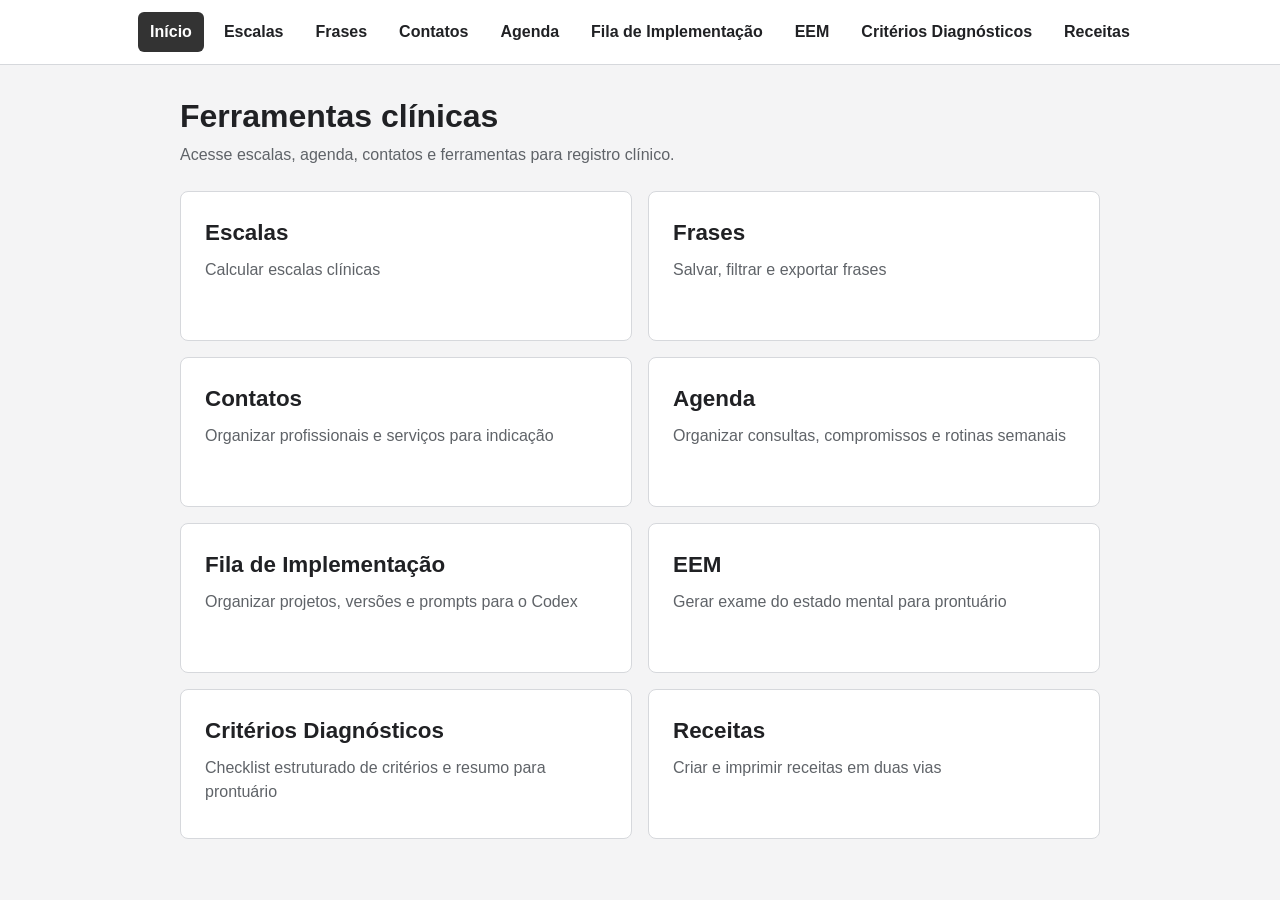
<file: index.html>
<!doctype html>
<html lang="pt-BR">
  <head>
    <meta charset="utf-8">
    <meta name="viewport" content="width=device-width, initial-scale=1">
    <title>Início</title>
    <link rel="stylesheet" href="styles.css">
  </head>
  <body>
    <nav class="top-nav" aria-label="Navegacao principal">
      <a href="index.html" aria-current="page">Início</a>
      <a href="escalas.html">Escalas</a>
      <a href="frases.html">Frases</a>
      <a href="contatos.html">Contatos</a>
      <a href="agenda.html">Agenda</a>
      <a href="implementacoes.html">Fila de Implementação</a>
      <a href="eem.html">EEM</a>
      <a href="diagnostic-criteria.html">Critérios Diagnósticos</a>
      <a href="receitas.html">Receitas</a>
    </nav>

    <main class="app-shell">
      <header class="app-header">
        <h1>Ferramentas clínicas</h1>
        <p>Acesse escalas, agenda, contatos e ferramentas para registro clínico.</p>
      </header>

      <section class="home-grid" aria-label="Ferramentas disponiveis">
        <a class="home-card" href="escalas.html">
          <span>Escalas</span>
          <small>Calcular escalas clínicas</small>
        </a>
        <a class="home-card" href="frases.html">
          <span>Frases</span>
          <small>Salvar, filtrar e exportar frases</small>
        </a>
        <a class="home-card" href="contatos.html">
          <span>Contatos</span>
          <small>Organizar profissionais e serviços para indicação</small>
        </a>
        <a class="home-card" href="agenda.html">
          <span>Agenda</span>
          <small>Organizar consultas, compromissos e rotinas semanais</small>
        </a>
        <a class="home-card" href="implementacoes.html">
          <span>Fila de Implementação</span>
          <small>Organizar projetos, versões e prompts para o Codex</small>
        </a>
        <a class="home-card" href="eem.html">
          <span>EEM</span>
          <small>Gerar exame do estado mental para prontuário</small>
        </a>
        <a class="home-card" href="diagnostic-criteria.html">
          <span>Critérios Diagnósticos</span>
          <small>Checklist estruturado de critérios e resumo para prontuário</small>
        </a>
        <a class="home-card" href="receitas.html">
          <span>Receitas</span>
          <small>Criar e imprimir receitas em duas vias</small>
        </a>
      </section>
    </main>
  </body>
</html>
</file>
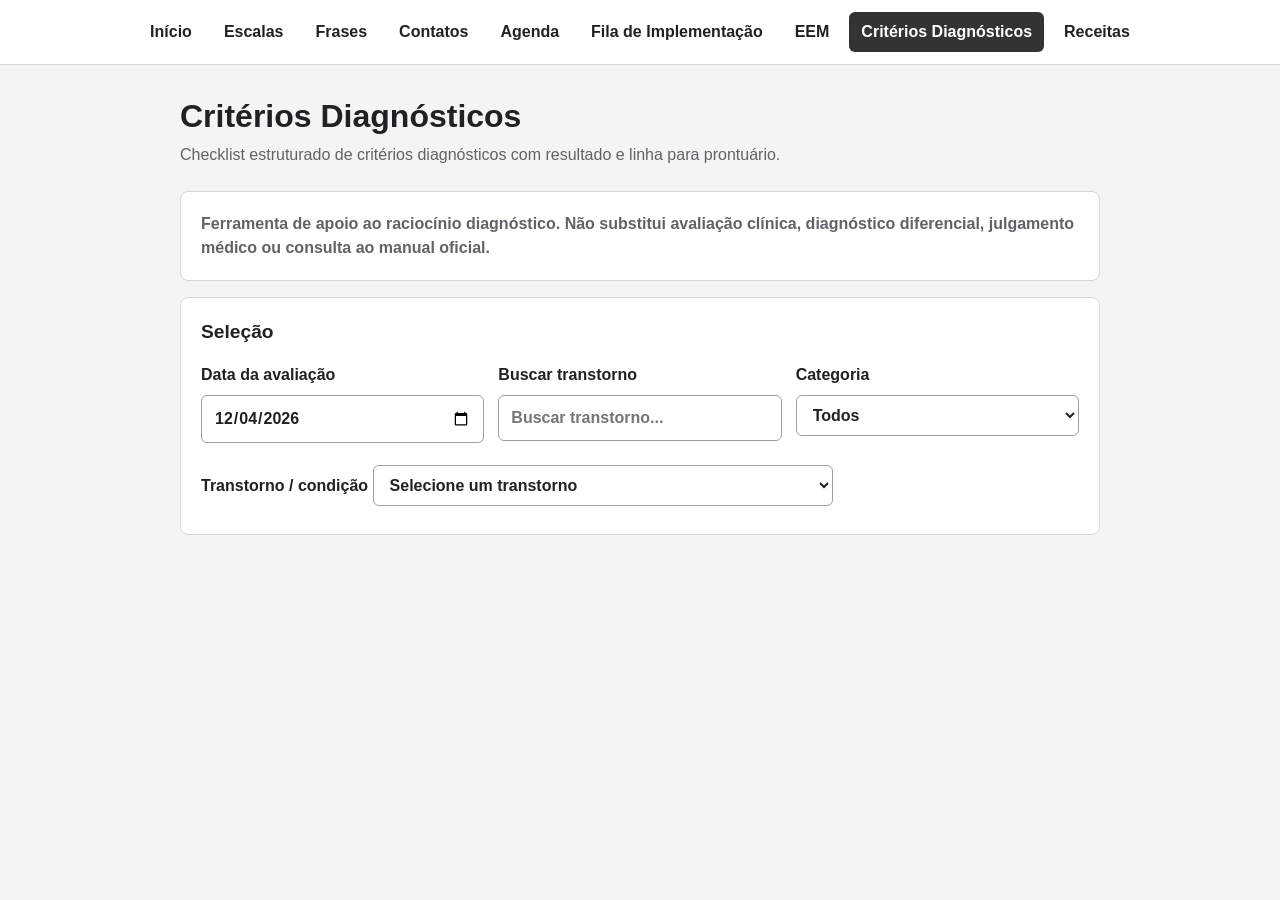
<file: diagnostic-criteria.html>
<!doctype html>
<html lang="pt-BR">
  <head>
    <meta charset="utf-8">
    <meta name="viewport" content="width=device-width, initial-scale=1">
    <title>Critérios Diagnósticos</title>
    <link rel="stylesheet" href="styles.css">
  </head>
  <body>
    <nav class="top-nav" aria-label="Navegacao principal">
      <a href="index.html">Início</a>
      <a href="escalas.html">Escalas</a>
      <a href="frases.html">Frases</a>
      <a href="contatos.html">Contatos</a>
      <a href="agenda.html">Agenda</a>
      <a href="implementacoes.html">Fila de Implementação</a>
      <a href="eem.html">EEM</a>
      <a href="diagnostic-criteria.html" aria-current="page">Critérios Diagnósticos</a>
      <a href="receitas.html">Receitas</a>
    </nav>

    <main class="app-shell diagnostic-page">
      <header class="app-header">
        <h1>Critérios Diagnósticos</h1>
        <p>Checklist estruturado de critérios diagnósticos com resultado e linha para prontuário.</p>
      </header>

      <section class="panel diagnostic-note">
        <p>Ferramenta de apoio ao raciocínio diagnóstico. Não substitui avaliação clínica, diagnóstico diferencial, julgamento médico ou consulta ao manual oficial.</p>
      </section>

      <section class="panel" aria-labelledby="diagnostic-controls-title">
        <h2 id="diagnostic-controls-title">Seleção</h2>

        <div class="diagnostic-controls">
          <label class="field-label" for="diagnostic-date">Data da avaliação
            <input id="diagnostic-date" type="date" data-diagnostic-field="date">
          </label>

          <label class="field-label" for="diagnostic-search">Buscar transtorno
            <input id="diagnostic-search" type="search" placeholder="Buscar transtorno...">
          </label>

          <label class="field-label" for="diagnostic-category">Categoria
            <select id="diagnostic-category">
              <option value="Todos">Todos</option>
              <option value="Neurodesenvolvimento">Neurodesenvolvimento</option>
              <option value="Humor">Humor</option>
              <option value="Ansiedade">Ansiedade</option>
              <option value="Psicóticos">Psicóticos</option>
              <option value="Obsessivo-compulsivos">Obsessivo-compulsivos</option>
              <option value="Trauma/estresse">Trauma/estresse</option>
              <option value="Uso de substâncias">Uso de substâncias</option>
              <option value="Alimentares">Alimentares</option>
              <option value="Personalidade">Personalidade</option>
              <option value="Sono">Sono</option>
              <option value="Outros">Outros</option>
            </select>
          </label>
        </div>

        <label class="field-label" for="diagnostic-disorder">Transtorno / condição
          <select id="diagnostic-disorder">
            <option value="">Selecione um transtorno</option>
          </select>
        </label>
      </section>

      <form id="diagnostic-form" class="panel hidden" novalidate>
        <div id="diagnostic-selected-header"></div>
        <p id="diagnostic-progress" class="progress-counter"></p>
        <div id="diagnostic-criteria-area"></div>

        <label class="field-label diagnostic-clinical-notes" for="diagnostic-clinical-notes">Notas clínicas gerais
          <textarea id="diagnostic-clinical-notes" data-diagnostic-field="clinicalNotes"></textarea>
        </label>

        <div class="actions">
          <button type="submit">Avaliar critérios</button>
          <button type="button" id="diagnostic-clear-button" class="secondary">Limpar</button>
        </div>
      </form>

      <section id="diagnostic-result-area" class="panel result hidden" aria-live="polite" aria-labelledby="diagnostic-result-title">
        <h2 id="diagnostic-result-title">Resultado</h2>
        <dl id="diagnostic-result-list"></dl>

        <section class="diagnostic-copy-box" aria-labelledby="diagnostic-line-title">
          <h3 id="diagnostic-line-title">Linha para prontuário</h3>
          <p id="diagnostic-line-output"></p>
          <button type="button" data-diagnostic-copy="line">Copiar linha</button>
        </section>

        <section class="diagnostic-copy-box" aria-labelledby="diagnostic-full-title">
          <h3 id="diagnostic-full-title">Resumo completo</h3>
          <pre id="diagnostic-full-output"></pre>
          <button type="button" data-diagnostic-copy="full">Copiar resumo completo</button>
        </section>

        <p id="diagnostic-copy-feedback" class="copy-feedback" aria-live="polite"></p>
      </section>
    </main>

    <script src="diagnostic-criteria.js"></script>
  </body>
</html>
</file>
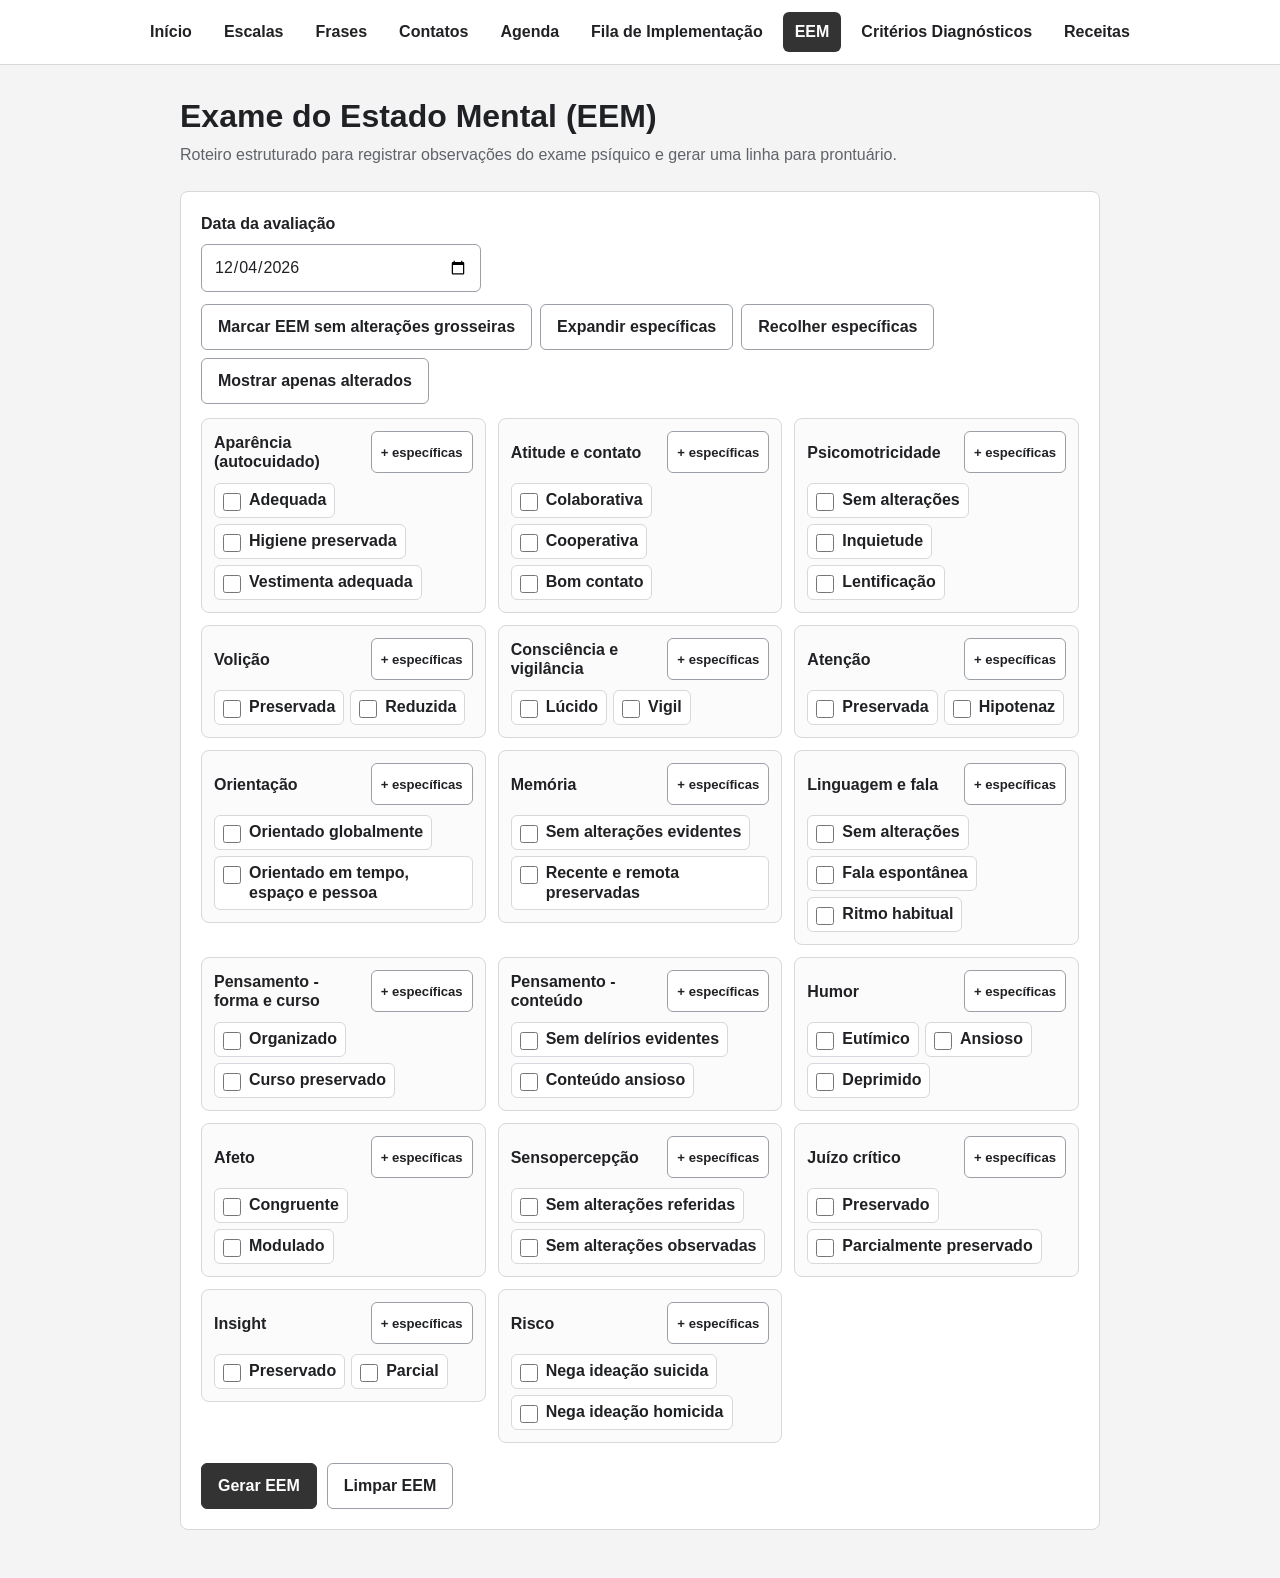
<file: eem.html>
<!doctype html>
<html lang="pt-BR">
  <head>
    <meta charset="utf-8">
    <meta name="viewport" content="width=device-width, initial-scale=1">
    <title>Exame do Estado Mental</title>
    <link rel="stylesheet" href="styles.css">
  </head>
  <body>
    <nav class="top-nav" aria-label="Navegacao principal">
      <a href="index.html">Início</a>
      <a href="escalas.html">Escalas</a>
      <a href="frases.html">Frases</a>
      <a href="contatos.html">Contatos</a>
      <a href="agenda.html">Agenda</a>
      <a href="implementacoes.html">Fila de Implementação</a>
      <a href="eem.html" aria-current="page">EEM</a>
      <a href="diagnostic-criteria.html">Critérios Diagnósticos</a>
      <a href="receitas.html">Receitas</a>
    </nav>

    <main class="app-shell eem-page">
      <header class="app-header">
        <h1>Exame do Estado Mental (EEM)</h1>
        <p>Roteiro estruturado para registrar observações do exame psíquico e gerar uma linha para prontuário.</p>
      </header>

      <form id="eem-form" class="panel" novalidate>
        <div class="eem-date-row">
          <label class="field-label" for="eem-date">Data da avaliação</label>
          <input id="eem-date" type="date" data-eem-field="date">
        </div>

        <div class="eem-toolbar" aria-label="Ações rápidas do EEM">
          <button type="button" id="eem-normal-button" class="secondary">Marcar EEM sem alterações grosseiras</button>
          <button type="button" id="eem-expand-button" class="secondary">Expandir específicas</button>
          <button type="button" id="eem-collapse-button" class="secondary">Recolher específicas</button>
          <button type="button" id="eem-filter-button" class="secondary">Mostrar apenas alterados</button>
        </div>

        <div id="eem-sections" class="eem-domain-grid"></div>

        <div class="actions">
          <button type="submit">Gerar EEM</button>
          <button type="button" id="eem-clear-button" class="secondary">Limpar EEM</button>
        </div>
      </form>

      <section id="eem-result-area" class="panel result hidden" aria-live="polite" aria-labelledby="eem-result-title">
        <h2 id="eem-result-title">Resultado</h2>

        <div class="eem-result-box">
          <h3>Texto para prontuário</h3>
          <pre id="eem-summary-output"></pre>
          <div class="eem-copy-row">
            <button type="button" data-output-type="summary">Copiar para prontuário</button>
          </div>
        </div>

        <p id="eem-copy-feedback" class="copy-feedback" aria-live="polite"></p>
      </section>
    </main>

    <script src="eem.js"></script>
  </body>
</html>
</file>
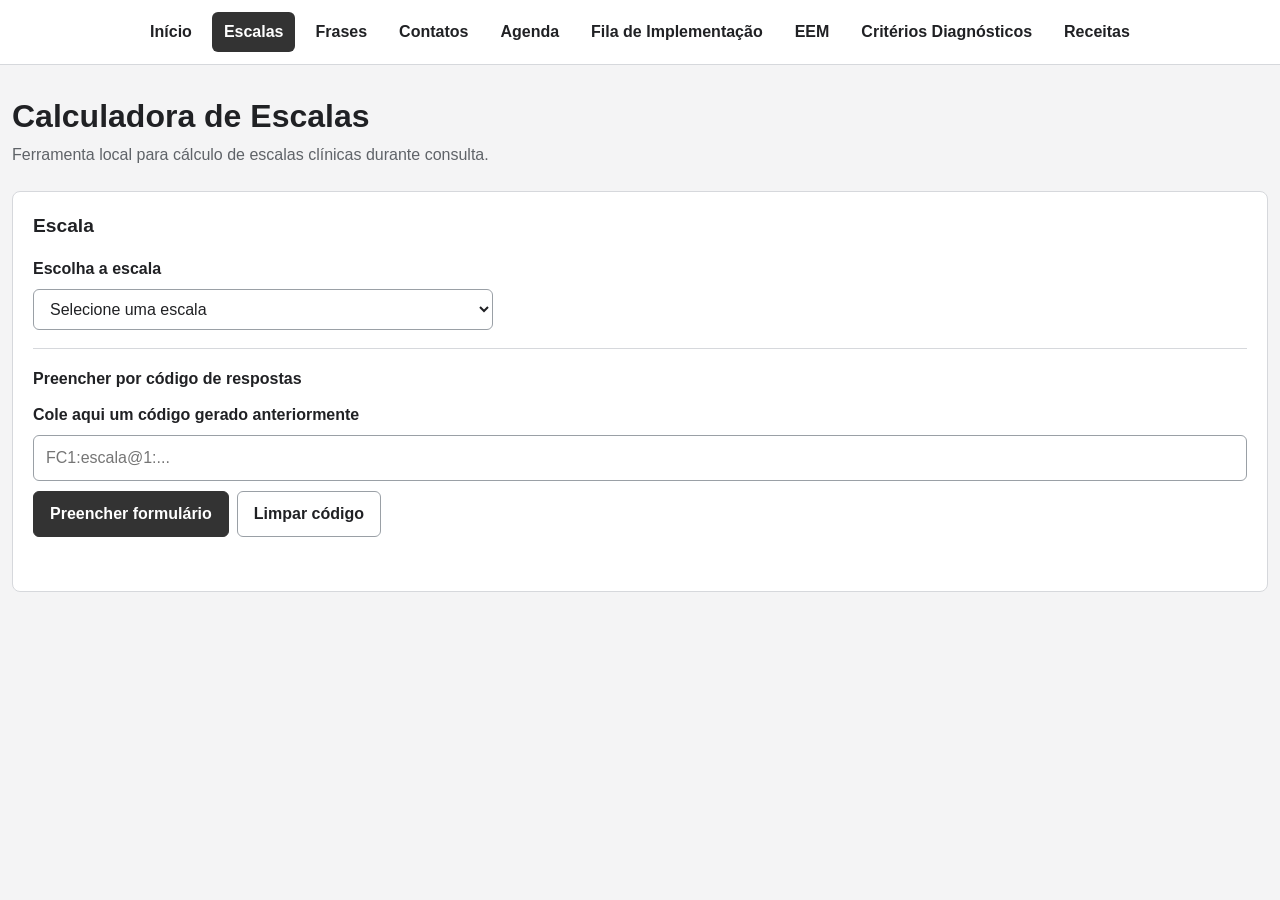
<file: escalas.html>
<!doctype html>
<html lang="pt-BR">
  <head>
    <meta charset="utf-8">
    <meta name="viewport" content="width=device-width, initial-scale=1">
    <title>Calculadora de Escalas</title>
    <link rel="stylesheet" href="styles.css">
  </head>
  <body>
    <nav class="top-nav" aria-label="Navegacao principal">
      <a href="index.html">Início</a>
      <a href="escalas.html" aria-current="page">Escalas</a>
      <a href="frases.html">Frases</a>
      <a href="contatos.html">Contatos</a>
      <a href="agenda.html">Agenda</a>
      <a href="implementacoes.html">Fila de Implementação</a>
      <a href="eem.html">EEM</a>
      <a href="diagnostic-criteria.html">Critérios Diagnósticos</a>
      <a href="receitas.html">Receitas</a>
    </nav>

    <main class="app-shell scales-page">
      <header class="app-header">
        <h1>Calculadora de Escalas</h1>
        <p>Ferramenta local para cálculo de escalas clínicas durante consulta.</p>
      </header>

      <section class="panel" aria-labelledby="scale-selection-title">
        <h2 id="scale-selection-title">Escala</h2>
        <label class="field-label" for="scale-select">Escolha a escala</label>
        <select id="scale-select">
          <option value="">Selecione uma escala</option>
        </select>
        <p id="scale-description" class="scale-description" aria-live="polite"></p>

        <section class="response-code-import" aria-labelledby="response-code-import-title">
          <h3 id="response-code-import-title">Preencher por código de respostas</h3>
          <label class="field-label" for="response-code-input">Cole aqui um código gerado anteriormente</label>
          <input
            id="response-code-input"
            type="text"
            inputmode="text"
            autocomplete="off"
            spellcheck="false"
            placeholder="FC1:escala@1:..."
          >
          <div class="response-code-import-actions">
            <button type="button" id="import-response-code">Preencher formulário</button>
            <button type="button" id="clear-response-code" class="secondary">Limpar código</button>
          </div>
          <p id="response-code-feedback" class="response-code-feedback" role="status" aria-live="polite"></p>
        </section>
      </section>

      <form id="scale-form" class="panel hidden" novalidate>
        <div id="questions-area"></div>

        <div class="actions">
          <button type="submit">Calcular resultado</button>
          <button type="button" id="clear-button" class="secondary">Limpar</button>
        </div>
      </form>

      <section id="result-area" class="panel result hidden" aria-live="polite" aria-labelledby="result-title">
        <h2 id="result-title">Resultado</h2>
        <dl id="result-list"></dl>
      </section>
    </main>

    <script src="app.js"></script>
  </body>
</html>
</file>
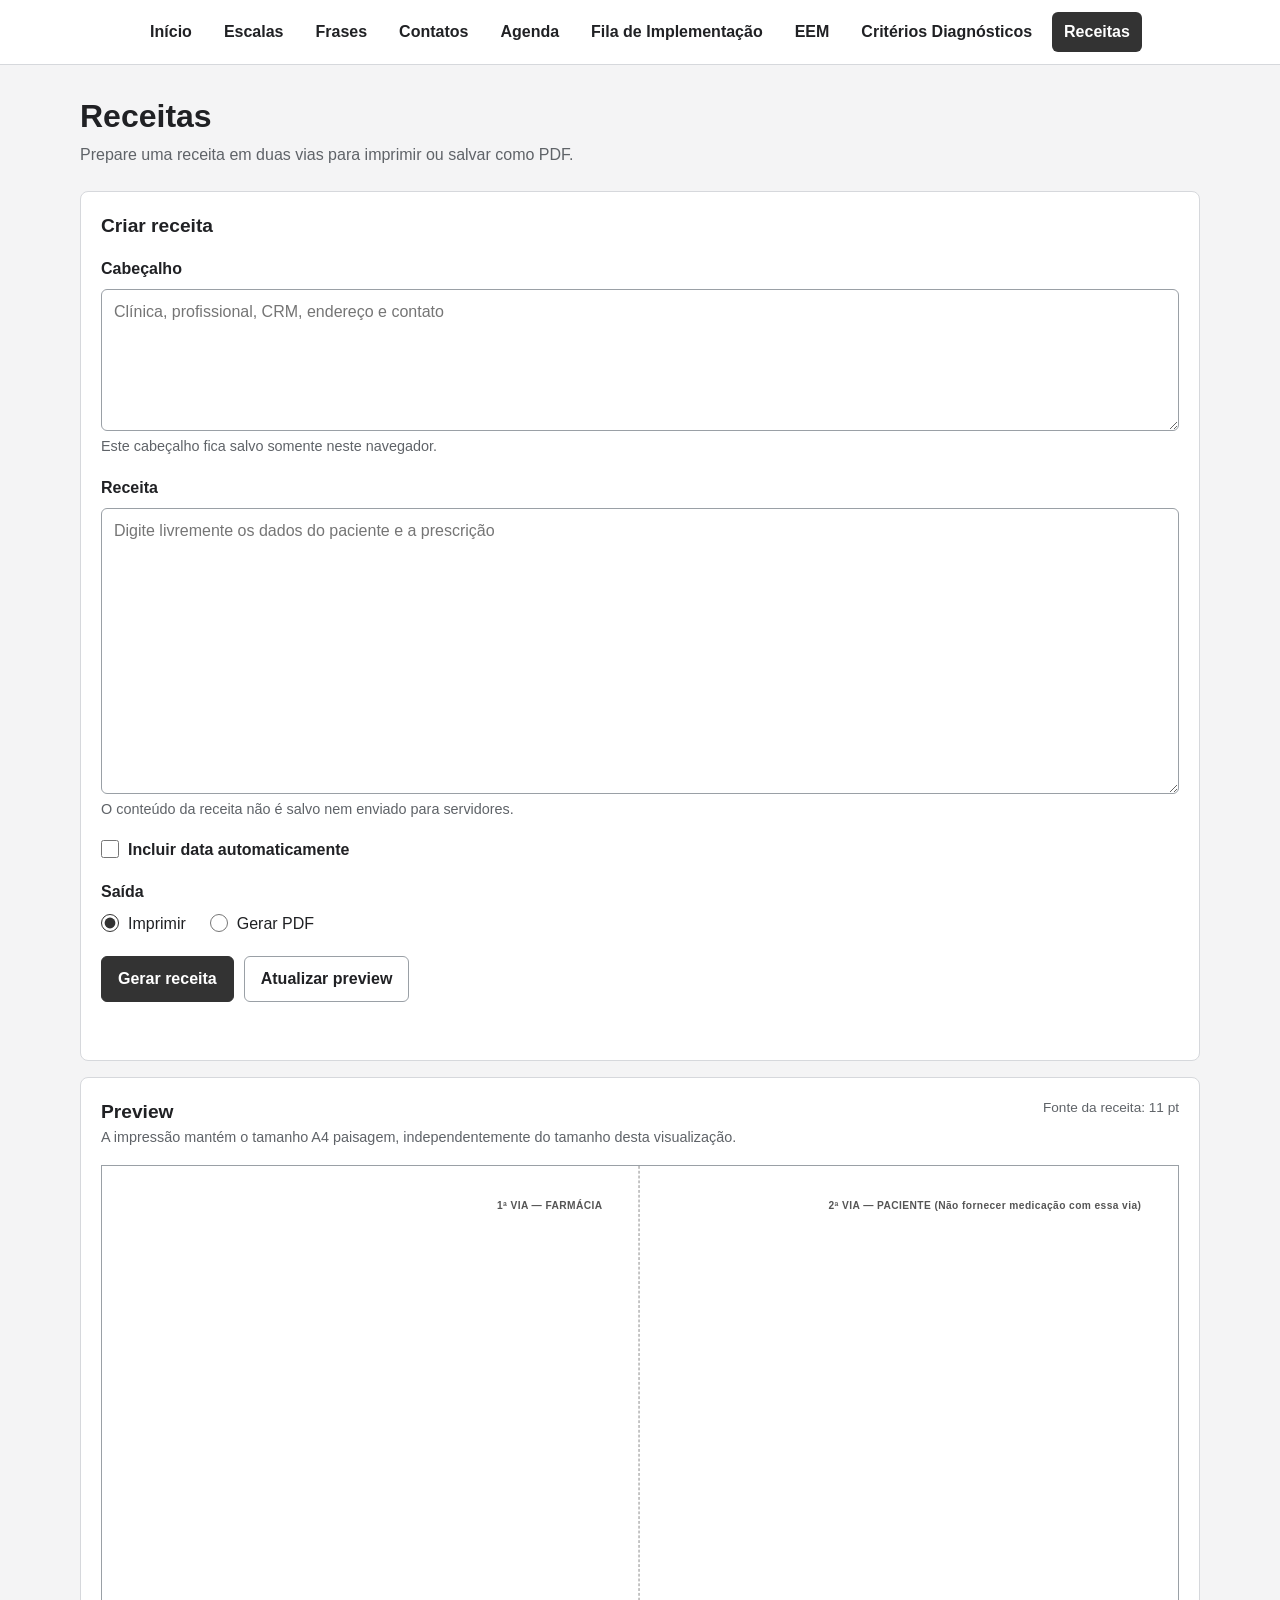
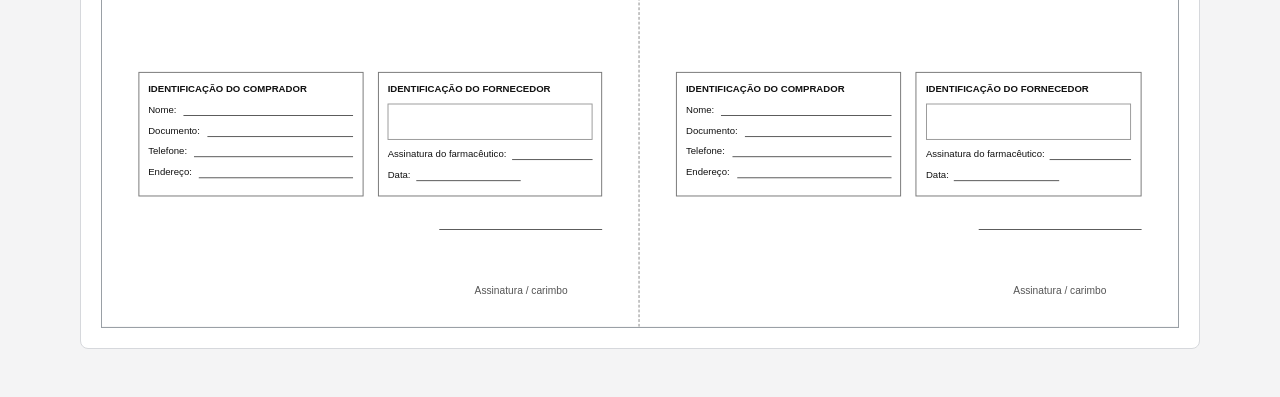
<file: receitas.html>
<!doctype html>
<html lang="pt-BR">
  <head>
    <meta charset="utf-8">
    <meta name="viewport" content="width=device-width, initial-scale=1">
    <title>Receitas</title>
    <link rel="stylesheet" href="styles.css">
    <link rel="stylesheet" href="receitas.css">
  </head>
  <body>
    <nav class="top-nav" aria-label="Navegação principal">
      <a href="index.html">Início</a>
      <a href="escalas.html">Escalas</a>
      <a href="frases.html">Frases</a>
      <a href="contatos.html">Contatos</a>
      <a href="agenda.html">Agenda</a>
      <a href="implementacoes.html">Fila de Implementação</a>
      <a href="eem.html">EEM</a>
      <a href="diagnostic-criteria.html">Critérios Diagnósticos</a>
      <a href="receitas.html" aria-current="page">Receitas</a>
    </nav>

    <main class="app-shell prescription-page">
      <header class="app-header">
        <h1>Receitas</h1>
        <p>Prepare uma receita em duas vias para imprimir ou salvar como PDF.</p>
      </header>

      <section class="panel" aria-labelledby="editor-title">
        <h2 id="editor-title">Criar receita</h2>
        <form id="prescription-form">
          <label class="field-label" for="prescription-header">Cabeçalho</label>
          <textarea id="prescription-header" rows="5" autocomplete="off" placeholder="Clínica, profissional, CRM, endereço e contato"></textarea>
          <p class="field-help">Este cabeçalho fica salvo somente neste navegador.</p>

          <label class="field-label" for="prescription-text">Receita</label>
          <textarea id="prescription-text" rows="11" autocomplete="off" required placeholder="Digite livremente os dados do paciente e a prescrição"></textarea>
          <p class="field-help">O conteúdo da receita não é salvo nem enviado para servidores.</p>

          <label class="prescription-check" for="include-date">
            <input id="include-date" type="checkbox">
            <span>Incluir data automaticamente</span>
          </label>

          <fieldset class="output-options">
            <legend>Saída</legend>
            <label><input type="radio" name="output" value="print" checked> Imprimir</label>
            <label><input type="radio" name="output" value="pdf"> Gerar PDF</label>
          </fieldset>

          <div class="actions prescription-actions">
            <button type="submit">Gerar receita</button>
            <button id="update-preview" type="button" class="secondary">Atualizar preview</button>
          </div>
        </form>
        <p id="prescription-message" class="prescription-message" role="status" aria-live="polite"></p>
      </section>

      <section class="panel preview-panel" aria-labelledby="preview-title">
        <div class="preview-heading">
          <div>
            <h2 id="preview-title">Preview</h2>
            <p>A impressão mantém o tamanho A4 paisagem, independentemente do tamanho desta visualização.</p>
          </div>
          <span id="font-size-status" class="preview-status"></span>
        </div>
        <div id="print-preview" class="print-preview">
          <div id="preview-stage" class="preview-stage">
            <div id="print-page" aria-label="Prévia da receita em duas vias"></div>
          </div>
        </div>
      </section>
    </main>

    <template id="prescription-copy-template">
      <section class="prescription-copy">
        <div class="copy-label"></div>
        <div class="copy-header"></div>
        <div class="copy-body"></div>
        <section class="dispensing-identification" aria-label="Identificação do comprador e do fornecedor">
          <div class="buyer-identification">
            <h3>IDENTIFICAÇÃO DO COMPRADOR</h3>
            <div class="buyer-row"><span>Nome:</span><i></i></div>
            <div class="buyer-row"><span>Documento:</span><i></i></div>
            <div class="buyer-row"><span>Telefone:</span><i></i></div>
            <div class="buyer-row"><span>Endereço:</span><i></i></div>
          </div>
          <div class="supplier-identification">
            <h3>IDENTIFICAÇÃO DO FORNECEDOR</h3>
            <div class="supplier-space" aria-hidden="true"></div>
            <div class="supplier-row"><span>Assinatura do farmacêutico:</span><i></i></div>
            <div class="supplier-row supplier-date"><span>Data:</span><i></i></div>
          </div>
        </section>
        <div class="copy-footer">
          <div class="prescription-date"></div>
          <div class="signature-space"><span>Assinatura / carimbo</span></div>
        </div>
      </section>
    </template>

    <script src="receitas.js"></script>
  </body>
</html>
</file>
<file: styles.css>
:root {
  color-scheme: light;
  --bg: #f4f4f5;
  --panel: #ffffff;
  --text: #202124;
  --muted: #5f6368;
  --border: #d6d8dc;
  --border-strong: #9aa0a6;
  --button: #333333;
  --button-hover: #111111;
  --button-secondary: #ffffff;
  --focus: #555555;
}

* {
  box-sizing: border-box;
}

body {
  margin: 0;
  background: var(--bg);
  color: var(--text);
  font-family: Arial, Helvetica, sans-serif;
  line-height: 1.5;
}

.top-nav {
  display: flex;
  flex-wrap: wrap;
  gap: 8px;
  justify-content: center;
  padding: 12px 16px;
  background: var(--panel);
  border-bottom: 1px solid var(--border);
}

.top-nav a {
  padding: 8px 12px;
  color: var(--text);
  border-radius: 6px;
  font-weight: 700;
  text-decoration: none;
}

.top-nav a:hover,
.top-nav a[aria-current="page"] {
  color: #ffffff;
  background: var(--button);
}

.app-shell {
  width: min(920px, calc(100% - 32px));
  margin: 0 auto;
  padding: 32px 0;
}

.app-shell.scales-page {
  width: min(1400px, calc(100% - 24px));
}

.scales-page.table-active {
  width: min(1520px, calc(100% - 16px));
}

.app-header {
  margin-bottom: 24px;
}

.app-header h1 {
  margin: 0 0 8px;
  font-size: 2rem;
  line-height: 1.2;
}

.app-header p,
.scale-description {
  margin: 0;
  color: var(--muted);
}

.panel {
  margin-bottom: 16px;
  padding: 20px;
  background: var(--panel);
  border: 1px solid var(--border);
  border-radius: 8px;
}

.panel h2 {
  margin: 0 0 16px;
  font-size: 1.2rem;
}

.field-label {
  display: block;
  margin-bottom: 8px;
  font-weight: 700;
}

select {
  width: 100%;
  max-width: 460px;
  padding: 10px 12px;
  color: var(--text);
  background: #ffffff;
  border: 1px solid var(--border-strong);
  border-radius: 6px;
  font: inherit;
}

input:not([type="radio"]):not([type="checkbox"]),
textarea {
  width: 100%;
  padding: 10px 12px;
  color: var(--text);
  background: #ffffff;
  border: 1px solid var(--border-strong);
  border-radius: 6px;
  font: inherit;
}

textarea {
  min-height: 120px;
  resize: vertical;
}

input[type="radio"],
input[type="checkbox"] {
  width: 18px;
  height: 18px;
  flex: 0 0 18px;
  margin: 2px 0 0;
  padding: 0;
  accent-color: var(--button);
}

select:focus,
button:focus,
input:not([type="radio"]):not([type="checkbox"]):focus,
textarea:focus,
input[type="radio"]:focus-visible,
input[type="checkbox"]:focus-visible {
  outline: 3px solid var(--focus);
  outline-offset: 2px;
}

.scale-description {
  margin-top: 12px;
}

.response-code-import {
  margin-top: 18px;
  padding-top: 18px;
  border-top: 1px solid var(--border);
}

.response-code-import h3 {
  margin: 0 0 12px;
  font-size: 1rem;
}

.response-code-import input {
  max-width: none;
  font-family: Consolas, "Courier New", monospace;
}

.response-code-import-actions {
  display: flex;
  flex-wrap: wrap;
  gap: 8px;
  margin-top: 10px;
}

.response-code-feedback {
  min-height: 1.5em;
  margin: 10px 0 0;
  font-weight: 700;
}

.response-code-feedback.success {
  color: #1f6f43;
}

.response-code-feedback.error {
  color: #7f1d1d;
}

.scale-settings {
  margin-bottom: 18px;
  padding-bottom: 18px;
  border-bottom: 1px solid var(--border);
}

.scale-settings h3 {
  margin: 0 0 12px;
  font-size: 1rem;
}

.scale-instruction p {
  margin: 0;
}

.scale-instruction + h3 {
  margin-top: 16px;
}

.structured-preamble {
  display: grid;
  gap: 8px;
}

.structured-warning,
.scale-reference,
.structured-section-description,
.structured-help {
  margin: 0;
}

.structured-warning {
  padding: 10px 12px;
  background: #fff8e5;
  border: 1px solid #d9bf72;
  border-radius: 6px;
  font-weight: 700;
}

.scale-reference,
.structured-help {
  color: var(--muted);
  font-size: 0.9rem;
}

.structured-scale-section {
  margin: 20px 0;
  padding-top: 4px;
}

.structured-scale-section > h3 {
  margin: 0 0 8px;
  font-size: 1.08rem;
}

.structured-section-description {
  margin-bottom: 12px;
  color: var(--muted);
}

.structured-choice .structured-help {
  margin: -2px 0 10px;
}

.structured-binary-options {
  grid-template-columns: repeat(2, minmax(0, 1fr));
}

.structured-number input {
  max-width: 240px;
}

.structured-choice:disabled {
  opacity: 0.72;
}

.structured-choice:disabled .option {
  cursor: not-allowed;
}

.bsds-narrative {
  margin: 12px 0 18px;
  padding: 16px;
  background: #f7f7f8;
  border: 1px solid var(--border);
  border-radius: 8px;
  line-height: 1.65;
}

.structured-binary-table .question-original {
  font-size: 0.78rem;
}

.question-tools {
  display: flex;
  flex-wrap: wrap;
  gap: 12px;
  align-items: center;
  justify-content: space-between;
  margin-bottom: 14px;
  padding-bottom: 14px;
  border-bottom: 1px solid var(--border);
}

.progress-counter {
  margin: 0;
  color: var(--muted);
  font-weight: 700;
}

.view-switcher {
  display: flex;
  flex-wrap: wrap;
  gap: 6px;
  align-items: center;
  color: var(--muted);
  font-size: 0.95rem;
}

.view-button {
  min-height: 34px;
  padding: 6px 10px;
  color: var(--text);
  background: #ffffff;
  border-color: var(--border-strong);
  font-weight: 700;
}

.view-button:hover,
.view-button.active {
  color: #ffffff;
  background: var(--button);
  border-color: var(--button);
}

.question {
  min-width: 0;
  margin: 0 0 12px;
  padding: 14px;
  background: #ffffff;
  border: 1px solid var(--border);
  border-radius: 8px;
}

.question:first-child {
  padding-top: 14px;
}

.question:last-child {
  margin-bottom: 0;
}

.question legend {
  margin-bottom: 8px;
  padding: 0;
  font-weight: 700;
}

.question-title,
.question-original,
.option-text,
.option-text small {
  display: block;
}

.question-title {
  color: var(--text);
}

.question-original {
  margin-top: 4px;
  color: var(--muted);
  font-size: 0.92rem;
  font-style: italic;
  font-weight: 400;
}

.options {
  display: grid;
  grid-template-columns: repeat(auto-fit, minmax(min(190px, 100%), 1fr));
  gap: 8px;
}

.options.options-long {
  grid-template-columns: 1fr;
}

.option {
  display: flex;
  gap: 8px;
  align-items: flex-start;
  min-width: 0;
  padding: 9px 10px;
  background: #ffffff;
  border: 1px solid var(--border);
  border-radius: 6px;
  cursor: pointer;
  overflow-wrap: anywhere;
}

.option:hover,
.option:focus-within {
  border-color: var(--border-strong);
}

.option:focus-within {
  outline: 3px solid var(--focus);
  outline-offset: 2px;
}

.option.is-selected {
  background: #eeeeef;
  border-color: var(--button);
  box-shadow: inset 4px 0 0 var(--button);
}

.option input:focus-visible,
.table-radio input:focus-visible {
  outline: 0;
}

.option-text {
  min-width: 0;
  overflow-wrap: anywhere;
}

.option-text small {
  margin-top: 1px;
  color: var(--muted);
  font-size: 0.88rem;
}

.question.incomplete,
.questions-table tr.incomplete {
  background: #fff8e5;
}

.question.incomplete {
  border-left: 4px solid #8a6d1d;
}

.question-group {
  margin: 18px 0 6px;
  padding: 8px 10px;
  color: var(--text);
  background: #eeeeef;
  border: 1px solid var(--border);
  border-radius: 6px;
  font-weight: 700;
}

.table-wrapper {
  width: 100%;
  overflow: visible;
  border: 1px solid var(--border);
  border-radius: 8px;
}

.questions-table {
  width: 100%;
  table-layout: fixed;
  border-collapse: collapse;
  background: #ffffff;
}

.questions-table th,
.questions-table td {
  min-width: 0;
  padding: 7px;
  border-bottom: 1px solid var(--border);
  vertical-align: top;
  overflow-wrap: anywhere;
  word-break: normal;
}

.questions-table th {
  position: sticky;
  top: 0;
  z-index: 1;
  color: var(--text);
  background: #eeeeef;
  font-size: 0.84rem;
  line-height: 1.25;
  text-align: center;
}

.questions-table th.question-column {
  text-align: left;
}

.questions-table tbody th {
  position: static;
  z-index: auto;
  background: transparent;
  font-size: inherit;
  text-align: inherit;
}

.table-heading-score,
.table-heading-text {
  display: block;
}

.table-heading-score {
  color: var(--text);
  font-size: 0.92rem;
}

.table-heading-text {
  margin-top: 2px;
  color: var(--muted);
  font-size: 0.72rem;
  font-weight: 400;
  line-height: 1.2;
  overflow-wrap: anywhere;
}

.questions-table tbody tr:hover {
  background: #f7f7f8;
}

.questions-table tbody tr.incomplete:hover {
  background: #fff3cc;
}

.table-group-row td,
.questions-table tbody .table-group-row th {
  color: var(--text);
  background: #eeeeef;
  font-weight: 700;
  text-align: left;
}

.item-cell {
  color: var(--muted);
  font-weight: 700;
  text-align: center;
}

.question-cell {
  font-size: 0.9rem;
}

.domain-cell {
  color: var(--muted);
  font-size: 0.82rem;
  font-weight: 700;
}

.radio-cell {
  position: relative;
  padding: 0;
  text-align: center;
}

.table-radio {
  display: flex;
  gap: 5px;
  align-items: center;
  justify-content: center;
  width: 100%;
  height: 100%;
  min-height: 48px;
  padding: 7px 5px;
  cursor: pointer;
  overflow-wrap: anywhere;
}

.radio-cell:hover,
.radio-cell:focus-within {
  background: #f0f0f1;
  box-shadow: inset 0 0 0 2px var(--border-strong);
}

.radio-cell:focus-within {
  outline: 3px solid var(--focus);
  outline-offset: -3px;
}

.radio-cell.is-selected {
  background: #e3e3e5;
  box-shadow: inset 0 0 0 2px var(--button);
}

.radio-cell.is-selected .table-radio::after {
  content: "✓";
  flex: 0 0 auto;
  color: var(--text);
  font-weight: 900;
}

.table-option-text {
  display: block;
  min-width: 0;
  color: var(--muted);
  font-size: 0.78rem;
  line-height: 1.25;
  text-align: left;
  overflow-wrap: anywhere;
}

.table-cell-score {
  font-size: 0.84rem;
  font-weight: 700;
}

.actions {
  display: flex;
  flex-wrap: wrap;
  gap: 10px;
  margin-top: 20px;
}

button {
  min-height: 42px;
  padding: 10px 16px;
  color: #ffffff;
  background: var(--button);
  border: 1px solid var(--button);
  border-radius: 6px;
  font: inherit;
  font-weight: 700;
  cursor: pointer;
}

button:hover {
  background: var(--button-hover);
  border-color: var(--button-hover);
}

button.secondary {
  color: var(--text);
  background: var(--button-secondary);
  border-color: var(--border-strong);
}

button.secondary:hover {
  background: #eeeeee;
}

button.danger {
  background: #7f1d1d;
  border-color: #7f1d1d;
}

button.danger:hover {
  background: #5f1515;
  border-color: #5f1515;
}

.home-grid {
  display: grid;
  grid-template-columns: repeat(2, minmax(0, 1fr));
  gap: 16px;
}

.home-card {
  display: block;
  min-height: 150px;
  padding: 24px;
  color: var(--text);
  background: var(--panel);
  border: 1px solid var(--border);
  border-radius: 8px;
  text-decoration: none;
}

.home-card:hover {
  border-color: var(--border-strong);
}

.home-card span,
.home-card small {
  display: block;
}

.home-card span {
  margin-bottom: 8px;
  font-size: 1.4rem;
  font-weight: 700;
}

.home-card small {
  color: var(--muted);
  font-size: 1rem;
}

.auth-form,
.filter-row {
  max-width: 640px;
}

.auth-form .field-label:not(:first-child) {
  margin-top: 14px;
}

.inline-form {
  display: flex;
  gap: 10px;
  align-items: flex-start;
}

.inline-form input {
  flex: 1 1 auto;
}

.form-grid {
  display: grid;
  grid-template-columns: minmax(0, 1fr) 220px;
  gap: 14px;
  margin-top: 14px;
}

.section-heading,
.user-panel {
  display: flex;
  gap: 12px;
  align-items: center;
  justify-content: space-between;
}

.section-heading {
  margin-bottom: 16px;
}

.section-heading h2,
.user-panel p {
  margin: 0;
}

.phrases-list {
  display: grid;
  gap: 12px;
  margin-top: 16px;
}

.phrase-item {
  padding: 14px;
  background: #ffffff;
  border: 1px solid var(--border);
  border-radius: 8px;
}

.phrase-text {
  margin: 0 0 10px;
  white-space: pre-line;
}

.phrase-meta,
.empty-state,
.message-area {
  color: var(--muted);
}

.phrase-meta {
  margin: 0;
  font-size: 0.92rem;
  font-weight: 700;
}

.compact-actions {
  margin-top: 12px;
}

.app-shell.contacts-page {
  width: min(1040px, calc(100% - 32px));
}

.contacts-spaced {
  margin-top: 14px;
}

.contacts-auth-panel {
  margin-bottom: 18px;
}

.contacts-mode-tabs {
  display: flex;
  gap: 4px;
  margin: 0 0 -1px;
  padding-left: 10px;
  position: relative;
  z-index: 1;
}

.contacts-mode-tab {
  min-width: 0;
  padding: 11px 18px;
  color: var(--muted);
  background: #eeeeef;
  border: 1px solid var(--border);
  border-bottom-color: var(--border-strong);
  border-radius: 8px 8px 0 0;
  font-weight: 700;
}

.contacts-mode-tab:hover {
  background: #f7f7f8;
}

.contacts-mode-tab.active {
  color: var(--text);
  background: #ffffff;
  border-color: var(--border-strong);
  border-bottom-color: #ffffff;
}

.contacts-mode-tab:focus-visible {
  position: relative;
  z-index: 2;
}

.contacts-mode-panel {
  margin-top: 0;
  border-color: var(--border-strong);
}

.contacts-panel-heading {
  display: flex;
  gap: 24px;
  align-items: start;
  justify-content: space-between;
}

.contacts-panel-heading h2,
.patient-list-preview h2,
#contact-editor h2 {
  margin-top: 0;
}

.contacts-panel-heading p,
.contacts-editor-description {
  margin-bottom: 0;
  color: var(--muted);
}

.contacts-simple-filters {
  display: grid;
  grid-template-columns: minmax(0, 1fr) auto;
  gap: 20px;
  align-items: end;
  margin-top: 22px;
}

.contacts-simple-filters input[type="search"] {
  max-width: none;
}

.contacts-checkbox-line {
  display: flex;
  gap: 9px;
  align-items: center;
}

.contacts-checkbox-line input {
  width: auto;
  min-width: 18px;
  min-height: 18px;
}

.contacts-selected-filter {
  min-height: 42px;
  font-weight: 700;
}

.contacts-selection-bar {
  position: sticky;
  bottom: 12px;
  z-index: 4;
  display: flex;
  flex-wrap: wrap;
  gap: 12px;
  align-items: center;
  justify-content: space-between;
  margin-top: 20px;
  padding: 12px 14px;
  background: rgb(255 255 255 / 96%);
  border: 1px solid var(--border-strong);
  border-radius: 8px;
  box-shadow: 0 4px 18px rgb(0 0 0 / 12%);
}

.contacts-selection-actions {
  display: flex;
  flex-wrap: wrap;
  gap: 10px;
  margin-top: 0;
}

.contacts-list {
  display: grid;
  gap: 22px;
  margin-top: 22px;
  padding-bottom: 72px;
}

.contact-group-section {
  display: grid;
  gap: 10px;
}

.contact-group-header {
  display: flex;
  gap: 16px;
  align-items: center;
  justify-content: space-between;
  padding-bottom: 8px;
  border-bottom: 2px solid var(--border-strong);
}

.contact-group-header h3 {
  margin: 0;
  font-size: 1rem;
}

.contact-group-header p {
  margin: 3px 0 0;
  color: var(--muted);
  font-size: 0.86rem;
}

.contact-group-button {
  flex: 0 0 auto;
  padding: 7px 10px;
  font-size: 0.86rem;
}

.contact-group-cards {
  display: grid;
  gap: 9px;
}

.contact-card {
  display: grid;
  grid-template-columns: minmax(0, 1fr) auto;
  background: #ffffff;
  border: 1px solid var(--border);
  border-radius: 8px;
  overflow: hidden;
  transition: border-color 160ms ease, background-color 160ms ease, box-shadow 160ms ease;
}

.contact-card.selected {
  background: #f2f7f4;
  border-color: #6b947b;
}

.contact-card.newly-saved {
  border-color: #2f6b49;
  box-shadow: 0 0 0 3px rgb(47 107 73 / 16%);
}

.contact-card-main {
  display: flex;
  gap: 12px;
  align-items: center;
  min-width: 0;
  padding: 14px;
  cursor: pointer;
}

.contact-card-main:hover {
  background: rgb(0 0 0 / 2%);
}

.contact-card-main input {
  width: auto;
  min-width: 19px;
  min-height: 19px;
}

.contact-card-identity {
  display: grid;
  gap: 4px;
  min-width: 0;
}

.contact-card-identity strong {
  font-size: 1.05rem;
  overflow-wrap: anywhere;
}

.contact-card-identity span {
  color: var(--muted);
  overflow-wrap: anywhere;
}

.contact-card-actions {
  display: flex;
  flex-wrap: wrap;
  gap: 6px;
  align-items: center;
  justify-content: flex-end;
  padding: 10px 12px 10px 0;
}

.contact-card-actions button {
  padding: 7px 9px;
  font-size: 0.85rem;
}

.contact-details {
  grid-column: 1 / -1;
  padding: 12px 14px;
  background: #f7f7f8;
  border-top: 1px solid var(--border);
}

.contact-details strong,
.contact-details p {
  margin: 0;
}

.contact-details p {
  margin-top: 5px;
  overflow-wrap: anywhere;
  white-space: pre-wrap;
}

.contacts-empty-state {
  padding: 28px 18px;
  text-align: center;
  background: #f7f7f8;
  border: 1px dashed var(--border-strong);
  border-radius: 8px;
}

.contacts-empty-title {
  margin: 0 0 6px;
  color: var(--text) !important;
  font-weight: 700;
}

.contacts-empty-state p {
  margin: 0;
  color: var(--muted);
}

.contacts-empty-state button {
  margin-top: 14px;
}

.contact-group-picker,
.inline-form {
  display: flex;
  gap: 10px;
  align-items: start;
}

.contact-group-picker select,
.inline-form input {
  flex: 1 1 auto;
  max-width: none;
}

.new-group-controls {
  margin-top: 12px;
  padding: 12px;
  background: #f7f7f8;
  border: 1px solid var(--border);
  border-radius: 8px;
}

.contacts-inline-feedback,
.contacts-field-help {
  margin: 7px 0 0;
  color: var(--muted);
  font-size: 0.9rem;
}

.patient-list-text {
  max-height: 55vh;
  margin: 16px 0 0;
  padding: 18px;
  overflow: auto;
  color: #18181b;
  background: #ffffff;
  border: 1px solid var(--border-strong);
  border-radius: 8px;
  white-space: pre-wrap;
  overflow-wrap: anywhere;
  font: inherit;
  line-height: 1.55;
}

.patient-list-actions {
  align-items: center;
}

.patient-print-content {
  display: none;
}

.eem-result-box pre {
  margin: 0;
  white-space: pre-wrap;
  overflow-wrap: anywhere;
  font: inherit;
}

.message-area {
  min-height: 24px;
  margin: 0;
  font-weight: 700;
}

.message-area.error {
  color: #7f1d1d;
}

.message-area.success {
  color: #1f6f43;
}

.result dl {
  display: grid;
  gap: 14px;
  margin: 0;
}

.result dl div {
  padding-bottom: 14px;
  border-bottom: 1px solid var(--border);
}

.result dl div:last-child {
  padding-bottom: 0;
  border-bottom: 0;
}

.result dl div.result-alert {
  padding: 12px;
  background: #fff8e5;
  border: 1px solid #d9bf72;
  border-radius: 6px;
}

.result dl div.result-highlight {
  padding: 12px;
  background: #f0f0f1;
  border: 1px solid var(--border-strong);
  border-radius: 6px;
}

.result dt {
  margin-bottom: 4px;
  color: var(--muted);
  font-weight: 700;
}

.result dd {
  margin: 0;
  white-space: pre-line;
}

.prontuario-line-box {
  margin-bottom: 18px;
  padding: 14px;
  background: #f7f7f8;
  border: 1px solid var(--border-strong);
  border-radius: 6px;
}

.prontuario-line-box h3 {
  margin: 0 0 8px;
  font-size: 1rem;
}

.prontuario-line-text {
  margin: 0;
  overflow-wrap: anywhere;
}

.prontuario-line-actions {
  display: flex;
  flex-wrap: wrap;
  align-items: center;
  gap: 12px;
  margin-top: 12px;
}

.prontuario-line-actions button {
  width: auto;
}

.copy-feedback {
  min-height: 1.5em;
  color: #1f6f43;
  font-weight: 700;
}

.prontuario-full-summary {
  display: none;
}

.response-code-box {
  margin-bottom: 18px;
  padding: 14px;
  background: #f7f7f8;
  border: 1px solid var(--border-strong);
  border-radius: 6px;
}

.response-code-box h3 {
  margin: 0 0 8px;
  font-size: 1rem;
}

.response-code-value {
  display: block;
  max-height: 9em;
  padding: 10px;
  overflow: auto;
  color: var(--text);
  background: #ffffff;
  border: 1px solid var(--border);
  border-radius: 6px;
  font-family: Consolas, "Courier New", monospace;
  font-size: 0.9rem;
  line-height: 1.45;
  overflow-wrap: anywhere;
  user-select: text;
  white-space: normal;
}

.response-code-value:focus {
  outline: 3px solid var(--focus);
  outline-offset: 2px;
}

.response-code-actions {
  display: flex;
  flex-wrap: wrap;
  align-items: center;
  gap: 12px;
  margin-top: 12px;
}

.diva-section {
  margin-top: 16px;
  border: 1px solid var(--border);
  border-radius: 8px;
  background: #fbfbfc;
}

.diva-section summary {
  padding: 14px 16px;
  border-bottom: 1px solid var(--border);
  font-weight: 700;
  cursor: pointer;
}

.diva-section > :not(summary) {
  margin: 16px;
}

.diva-item-card,
.diva-impairment-area {
  padding: 14px;
  background: var(--panel);
  border: 1px solid var(--border);
  border-radius: 8px;
}

.diva-item-card + .diva-item-card,
.diva-impairment-area + .diva-impairment-area {
  margin-top: 14px;
}

.diva-item-header {
  display: flex;
  gap: 10px;
  align-items: flex-start;
  margin-bottom: 8px;
}

.diva-item-header h3,
.diva-impairment-area h4,
.diva-period-block h3,
.diva-period-block h4 {
  margin: 0;
  font-size: 1rem;
}

.diva-code-badge {
  flex: 0 0 auto;
  min-width: 42px;
  padding: 3px 8px;
  color: #ffffff;
  background: var(--button);
  border-radius: 6px;
  font-weight: 700;
  text-align: center;
}

.diva-question {
  margin: 0 0 12px;
  color: var(--muted);
}

.diva-two-columns {
  display: grid;
  grid-template-columns: repeat(2, minmax(0, 1fr));
  gap: 14px;
}

.diva-period-block {
  display: grid;
  gap: 12px;
  align-content: start;
}

.diva-examples-list {
  display: grid;
  gap: 8px;
}

.diva-empty-examples {
  margin: 0;
  color: var(--muted);
  font-size: 0.92rem;
}

.diva-examples-list label,
.diva-present-radio label {
  display: flex;
  gap: 8px;
  align-items: flex-start;
}

.diva-examples-list input,
.diva-present-radio input {
  width: auto;
  margin-top: 4px;
}

.diva-present-radio {
  display: flex;
  flex-wrap: wrap;
  gap: 10px 16px;
  margin: 0;
  padding: 10px;
  border: 1px solid var(--border);
  border-radius: 6px;
}

.diva-present-radio legend {
  padding: 0 4px;
  color: var(--muted);
  font-weight: 700;
}

.diva-result-grid {
  display: grid;
  gap: 8px;
}

.diva-warning {
  color: #7f1d1d;
  font-weight: 700;
}

.result dl div.diva-warning,
.diva-incomplete {
  border-color: #b45309;
  background: #fff8e5;
}

.eem-date-row {
  max-width: 280px;
  margin-bottom: 12px;
}

.eem-toolbar {
  display: flex;
  flex-wrap: wrap;
  gap: 8px;
  margin-bottom: 14px;
}

.eem-domain-grid {
  display: grid;
  grid-template-columns: repeat(auto-fit, minmax(260px, 1fr));
  gap: 12px;
  align-items: start;
}

.eem-domain-card {
  background: #fbfbfc;
  border: 1px solid var(--border);
  border-radius: 8px;
  padding: 12px;
}

.eem-domain-header {
  display: grid;
  grid-template-columns: 1fr auto;
  gap: 8px;
  align-items: center;
  margin-bottom: 10px;
}

.eem-domain-header h2 {
  margin: 0;
  font-size: 1rem;
  line-height: 1.2;
}

.eem-specific-toggle {
  width: auto;
  min-width: max-content;
  padding: 6px 9px;
  font-size: 0.82rem;
}

.eem-chip-row,
.eem-specific-grid {
  display: flex;
  flex-wrap: wrap;
  gap: 6px;
}

.eem-specific-grid {
  display: grid;
  grid-template-columns: 1fr;
}

.eem-option {
  display: grid;
  grid-template-columns: 18px minmax(0, 1fr);
  gap: 8px;
  align-items: start;
  min-height: 32px;
  padding: 6px 8px;
  background: #ffffff;
  border: 1px solid var(--border);
  border-radius: 6px;
  cursor: pointer;
  line-height: 1.25;
  min-width: 0;
}

.eem-option:hover {
  border-color: var(--border-strong);
}

.eem-option.selected {
  border-color: var(--button);
  background: #eef6ff;
  color: #123761;
}

.eem-option input {
  width: auto;
  margin: 3px 0 0;
}

.eem-option-body {
  min-width: 0;
}

.eem-option-label {
  display: block;
  font-weight: 600;
  overflow-wrap: anywhere;
}

.eem-option-help {
  display: block;
  margin-top: 2px;
  color: var(--muted);
  font-size: 0.78rem;
  line-height: 1.25;
}

.eem-specific-panel {
  margin-top: 10px;
  padding: 10px;
  background: #f6f7f9;
  border: 1px solid var(--border);
  border-radius: 8px;
}

.eem-other {
  margin-top: 10px;
}

.eem-other input {
  max-width: none;
  margin-top: 6px;
}

.eem-empty-state {
  margin: 0;
  color: var(--muted);
  font-weight: 700;
}

.eem-result-box {
  padding: 14px 0;
}

.eem-result-box h3 {
  margin: 0 0 8px;
  font-size: 1rem;
}

.eem-result-box p,
.eem-result-box pre {
  margin: 0;
  white-space: pre-wrap;
  overflow-wrap: anywhere;
  font: inherit;
}

.eem-copy-row {
  display: flex;
  flex-wrap: wrap;
  gap: 10px;
  margin-top: 12px;
}

.eem-warning {
  color: #7f1d1d;
  font-weight: 700;
}

.diagnostic-note p {
  margin: 0;
  color: var(--muted);
  font-weight: 700;
}

.diagnostic-controls {
  display: grid;
  grid-template-columns: repeat(3, minmax(0, 1fr));
  gap: 14px;
  margin-bottom: 14px;
}

.diagnostic-controls select,
.diagnostic-controls input,
.diagnostic-age-row select,
.diagnostic-extra-field input {
  max-width: none;
  margin-top: 8px;
}

.diagnostic-meta,
.diagnostic-warning,
.diagnostic-live-count {
  margin: 0 0 12px;
  color: var(--muted);
}

.diagnostic-warning {
  color: #7f1d1d;
  font-weight: 700;
}

.diagnostic-age-row,
.diagnostic-extra-field,
.diagnostic-clinical-notes {
  margin-top: 14px;
}

.diagnostic-criteria-group {
  margin-top: 16px;
  background: #fbfbfc;
  border: 1px solid var(--border);
  border-radius: 8px;
}

.diagnostic-criteria-group summary {
  padding: 14px 16px;
  border-bottom: 1px solid var(--border);
  font-weight: 700;
  cursor: pointer;
}

.diagnostic-domain {
  margin: 16px;
  padding: 12px;
  background: #ffffff;
  border: 1px solid var(--border);
  border-radius: 8px;
}

.diagnostic-domain h3 {
  margin: 0 0 8px;
  font-size: 1rem;
}

.diagnostic-criterion-item {
  display: grid;
  gap: 8px;
  margin: 12px 16px;
  padding: 12px;
  background: #ffffff;
  border: 1px solid var(--border);
  border-radius: 8px;
}

.diagnostic-domain .diagnostic-criterion-item {
  margin-right: 0;
  margin-left: 0;
}

.diagnostic-item-header {
  display: flex;
  gap: 10px;
  align-items: center;
}

.diagnostic-code {
  min-width: 44px;
  padding: 3px 8px;
  color: #ffffff;
  background: var(--button);
  border-radius: 6px;
  font-weight: 700;
  text-align: center;
}

.diagnostic-criterion-item p {
  margin: 0;
  color: var(--muted);
}

.diagnostic-status-options {
  display: flex;
  flex-wrap: wrap;
  gap: 8px 14px;
}

.diagnostic-status-options label {
  display: flex;
  gap: 6px;
  align-items: center;
}

.diagnostic-status-options input {
  width: auto;
}

.diagnostic-item-note textarea {
  min-height: 72px;
}

.diagnostic-incomplete {
  border-color: #b45309;
  background: #fff8e5;
}

.diagnostic-copy-box {
  margin-top: 16px;
  padding: 14px;
  background: #f7f7f8;
  border: 1px solid var(--border-strong);
  border-radius: 6px;
}

.diagnostic-copy-box h3 {
  margin: 0 0 8px;
  font-size: 1rem;
}

.diagnostic-copy-box p,
.diagnostic-copy-box pre {
  margin: 0 0 12px;
  white-space: pre-wrap;
  overflow-wrap: anywhere;
  font: inherit;
}

.app-shell.agenda-page {
  width: min(1260px, calc(100% - 32px));
}

.agenda-auth-panel {
  margin-bottom: 18px;
}

.agenda-main-heading,
.agenda-day-heading,
.agenda-dialog-heading {
  display: flex;
  gap: 16px;
  align-items: flex-start;
  justify-content: space-between;
}

.agenda-main-heading {
  margin-bottom: 18px;
}

.agenda-main-heading h2,
.agenda-main-heading p,
.agenda-day-heading h2,
.agenda-day-heading p,
.agenda-dialog-heading h2,
.agenda-section-description {
  margin: 0;
}

.agenda-main-heading p,
.agenda-day-heading p,
.agenda-section-description,
.agenda-field-help {
  color: var(--muted);
}

.agenda-create-actions {
  display: flex;
  flex: 0 0 auto;
  gap: 8px;
}

.agenda-month-toolbar {
  display: grid;
  grid-template-columns: 44px auto minmax(220px, 1fr) 44px;
  gap: 8px;
  align-items: center;
  margin-bottom: 12px;
}

.agenda-month-toolbar h3 {
  margin: 0;
  font-size: 1.22rem;
  text-align: center;
}

.agenda-icon-button {
  width: 44px;
  min-width: 44px;
  padding-inline: 0;
  font-size: 1.55rem;
  line-height: 1;
}

.agenda-calendar-scroll {
  overflow-x: auto;
  border: 1px solid var(--border);
  border-radius: 8px;
}

.agenda-weekdays,
.agenda-calendar-grid {
  display: grid;
  grid-template-columns: repeat(7, minmax(124px, 1fr));
  min-width: 868px;
}

.agenda-weekdays {
  color: var(--muted);
  background: #f3f4f6;
  border-bottom: 1px solid var(--border);
  font-size: 0.82rem;
  font-weight: 700;
  text-align: center;
}

.agenda-weekdays span {
  padding: 8px 6px;
  border-right: 1px solid var(--border);
}

.agenda-weekdays span:last-child {
  border-right: 0;
}

.agenda-calendar-day {
  min-height: 132px;
  padding: 6px;
  overflow: hidden;
  background: #ffffff;
  border-right: 1px solid var(--border);
  border-bottom: 1px solid var(--border);
}

.agenda-calendar-day:nth-child(7n) {
  border-right: 0;
}

.agenda-calendar-day:nth-last-child(-n + 7) {
  border-bottom: 0;
}

.agenda-calendar-day.outside-month {
  background: #f8f8f9;
}

.agenda-calendar-day.selected {
  box-shadow: inset 0 0 0 3px #333333;
}

.agenda-calendar-day.today .agenda-day-number {
  color: #ffffff;
  background: #333333;
}

.agenda-day-number {
  display: flex;
  width: 30px;
  min-width: 30px;
  min-height: 30px;
  margin: 0 0 5px auto;
  padding: 0;
  align-items: center;
  justify-content: center;
  color: var(--text);
  background: transparent;
  border: 0;
  border-radius: 50%;
  font-size: 0.82rem;
}

.agenda-day-number:hover {
  color: var(--text);
  background: #e5e7eb;
  border-color: transparent;
}

.agenda-calendar-day.outside-month .agenda-day-number {
  color: #9aa0a6;
}

.agenda-calendar-chips {
  display: grid;
  gap: 3px;
}

.agenda-calendar-chip {
  display: block;
  width: 100%;
  min-height: 0;
  padding: 4px 6px;
  overflow: hidden;
  border: 0;
  border-radius: 4px;
  font-size: 0.72rem;
  line-height: 1.15;
  text-align: left;
  text-overflow: ellipsis;
  white-space: nowrap;
}

.agenda-calendar-chip:hover {
  filter: brightness(0.9);
  border-color: transparent;
}

.agenda-day-heading {
  align-items: center;
  margin-bottom: 14px;
}

.agenda-day-empty {
  margin-bottom: 12px;
  padding: 10px 12px;
  color: var(--muted);
  background: #f7f7f8;
  border: 1px solid var(--border);
  border-radius: 6px;
}

.agenda-day-timeline {
  display: grid;
  grid-template-columns: 68px minmax(0, 1fr);
  height: 1248px;
  overflow: hidden;
  border: 1px solid var(--border);
  border-radius: 8px;
}

.agenda-hour-labels {
  background: #f7f7f8;
  border-right: 1px solid var(--border);
}

.agenda-hour-label {
  height: 52px;
  padding: 5px 8px 0;
  color: var(--muted);
  border-bottom: 1px solid var(--border);
  font-size: 0.75rem;
  font-weight: 700;
  text-align: right;
}

.agenda-hour-label:last-child {
  border-bottom: 0;
}

.agenda-time-grid {
  position: relative;
  min-width: 0;
  height: 1248px;
  background: #ffffff;
}

.agenda-hour-lines {
  position: absolute;
  inset: 0;
}

.agenda-hour-line {
  height: 52px;
  border-bottom: 1px solid var(--border);
}

.agenda-hour-line:last-child {
  border-bottom: 0;
}

.agenda-event-layer {
  position: absolute;
  inset: 0;
  pointer-events: none;
}

.agenda-day-event {
  position: absolute;
  left: calc((100% / var(--event-column-count)) * var(--event-column) + 3px);
  width: calc(100% / var(--event-column-count) - 6px);
  min-height: 0;
  padding: 5px 8px;
  overflow: hidden;
  border: 1px solid rgb(0 0 0 / 18%);
  border-radius: 5px;
  box-shadow: 0 1px 2px rgb(0 0 0 / 12%);
  font-size: 0.78rem;
  line-height: 1.15;
  text-align: left;
  text-overflow: ellipsis;
  white-space: nowrap;
  pointer-events: auto;
}

.agenda-day-event:hover {
  filter: brightness(0.92);
}

.agenda-day-event.compact {
  padding-block: 2px;
  font-size: 0.7rem;
}

.agenda-routines-list {
  display: grid;
  gap: 8px;
}

.agenda-routine-row {
  display: grid;
  grid-template-columns: 12px minmax(0, 1fr) auto auto;
  gap: 12px;
  align-items: center;
  padding: 10px 12px;
  background: #ffffff;
  border: 1px solid var(--border);
  border-radius: 7px;
}

.agenda-routine-row.inactive {
  opacity: 0.62;
  background: #f7f7f8;
}

.agenda-routine-color {
  width: 12px;
  height: 42px;
  border-radius: 4px;
}

.agenda-routine-details {
  display: grid;
  min-width: 0;
  gap: 2px;
}

.agenda-routine-details strong,
.agenda-routine-details span {
  overflow: hidden;
  text-overflow: ellipsis;
  white-space: nowrap;
}

.agenda-routine-details span {
  color: var(--muted);
  font-size: 0.86rem;
}

.agenda-routine-toggle,
.agenda-active-field {
  display: flex;
  gap: 8px;
  align-items: center;
  font-weight: 700;
}

.agenda-routine-toggle input,
.agenda-active-field input {
  margin: 0;
}

.agenda-routine-row > button {
  min-height: 36px;
  padding: 7px 12px;
}

.agenda-dialog {
  width: min(760px, calc(100% - 24px));
  max-height: calc(100vh - 32px);
  padding: 0;
  overflow: auto;
  color: var(--text);
  background: var(--panel);
  border: 1px solid var(--border-strong);
  border-radius: 10px;
  box-shadow: 0 18px 60px rgb(0 0 0 / 28%);
}

.agenda-dialog::backdrop {
  background: rgb(0 0 0 / 42%);
}

.agenda-dialog form {
  padding: 20px;
}

.agenda-dialog-heading {
  align-items: center;
  margin-bottom: 18px;
}

.agenda-close-button {
  width: 38px;
  min-width: 38px;
  min-height: 38px;
  padding: 0;
  font-size: 1.35rem;
  line-height: 1;
}

.agenda-type-picker {
  display: flex;
  gap: 8px;
  margin: 0 0 16px;
  padding: 0;
  border: 0;
}

.agenda-type-picker legend {
  margin-bottom: 8px;
  font-weight: 700;
}

.agenda-type-picker label {
  position: relative;
}

.agenda-type-picker input {
  position: absolute;
  opacity: 0;
}

.agenda-type-picker span {
  display: block;
  min-width: 130px;
  padding: 9px 14px;
  background: #ffffff;
  border: 1px solid var(--border-strong);
  border-radius: 6px;
  font-weight: 700;
  text-align: center;
  cursor: pointer;
}

.agenda-type-picker input:checked + span {
  color: #ffffff;
  background: #333333;
  border-color: #333333;
}

.agenda-type-picker input:focus-visible + span {
  outline: 3px solid var(--focus);
  outline-offset: 2px;
}

.agenda-form-grid {
  display: grid;
  grid-template-columns: repeat(2, minmax(0, 1fr));
  gap: 14px;
}

.agenda-spaced-field {
  margin-top: 14px;
}

.agenda-time-picker {
  display: grid;
  grid-template-columns: 42px minmax(0, 1fr) 42px;
  gap: 6px;
}

.agenda-time-picker .agenda-time-step {
  width: 42px;
  min-width: 42px;
  min-height: 42px;
  padding: 0;
  font-size: 1.25rem;
}

.agenda-time-picker input {
  min-width: 0;
  text-align: center;
}

.agenda-field-help {
  margin: 7px 0 0;
  font-size: 0.82rem;
}

.agenda-color-field {
  display: flex;
  gap: 10px;
  align-items: center;
  min-height: 42px;
}

.agenda-color-field input[type="color"],
.agenda-custom-color input[type="color"] {
  width: 54px;
  min-width: 54px;
  height: 42px;
  padding: 3px;
  cursor: pointer;
}

.agenda-color-field span {
  color: var(--muted);
  font-size: 0.86rem;
}

.agenda-color-palette {
  display: flex;
  flex-wrap: wrap;
  gap: 7px;
}

.agenda-color-palette button[data-color] {
  width: 34px;
  min-width: 34px;
  min-height: 34px;
  padding: 0;
  background: var(--swatch);
  border: 2px solid #ffffff;
  border-radius: 50%;
  box-shadow: 0 0 0 1px var(--border-strong);
}

.agenda-color-palette button[data-color].selected {
  box-shadow: 0 0 0 3px #333333;
}

.agenda-custom-color {
  display: flex;
  gap: 6px;
  align-items: center;
  color: var(--muted);
  font-size: 0.82rem;
  font-weight: 700;
  cursor: pointer;
}

.agenda-custom-color input[type="color"] {
  width: 42px;
  min-width: 42px;
  height: 34px;
}

.agenda-form-feedback {
  min-height: 1.4em;
  margin: 14px 0 0;
  color: #7f1d1d;
  font-weight: 700;
}

.agenda-dialog-actions {
  justify-content: flex-end;
}

.agenda-dialog-actions .danger {
  margin-right: auto;
}

.hidden {
  display: none;
}

@media (max-width: 640px) {
  .app-shell {
    width: min(100% - 20px, 920px);
    padding: 20px 0;
  }

  .app-header h1 {
    font-size: 1.4rem;
    overflow-wrap: anywhere;
  }

  .app-header p {
    overflow-wrap: anywhere;
  }

  .panel {
    padding: 16px;
  }

  .actions {
    flex-direction: column;
  }

  button {
    width: 100%;
  }

  .view-button {
    width: auto;
  }

  .prontuario-line-actions {
    align-items: stretch;
    flex-direction: column;
  }

  .prontuario-line-actions button {
    width: 100%;
  }

  .response-code-import-actions,
  .response-code-actions {
    align-items: stretch;
    flex-direction: column;
  }

  .response-code-import-actions button,
  .response-code-actions button {
    width: 100%;
  }

  .diva-two-columns {
    grid-template-columns: 1fr;
  }

  .eem-toolbar {
    align-items: stretch;
    flex-direction: column;
  }

  .eem-domain-grid {
    grid-template-columns: 1fr;
  }

  .eem-domain-header {
    grid-template-columns: 1fr;
  }

  .eem-specific-toggle {
    width: 100%;
  }

  .diagnostic-controls {
    grid-template-columns: 1fr;
  }

  .contacts-simple-filters {
    grid-template-columns: 1fr;
  }

  .contacts-panel-heading,
  .contact-group-header,
  .contact-group-picker {
    align-items: stretch;
    flex-direction: column;
  }

  .contacts-mode-tabs {
    padding-left: 0;
  }

  .contacts-mode-tab {
    flex: 1 1 0;
    width: auto;
    padding-inline: 9px;
    overflow-wrap: anywhere;
  }

  .contact-card {
    grid-template-columns: 1fr;
  }

  .contact-card-actions {
    justify-content: stretch;
    padding: 0 12px 12px;
  }

  .contact-card-actions button {
    flex: 1 1 auto;
    width: auto;
  }

  .contact-details {
    grid-column: 1;
  }

  .contacts-selection-bar {
    bottom: calc(6px + env(safe-area-inset-bottom));
    align-items: stretch;
    flex-direction: column;
  }

  .contacts-list {
    padding-bottom: 148px;
  }

  .contacts-selection-actions {
    flex-direction: column;
  }

  .diagnostic-status-options {
    flex-direction: column;
  }

  .diva-section > :not(summary) {
    margin: 12px;
  }

  .top-nav,
  .inline-form,
  .section-heading,
  .user-panel {
    align-items: stretch;
    flex-direction: column;
  }

  .home-grid,
  .form-grid {
    grid-template-columns: 1fr;
  }

  .agenda-main-heading,
  .agenda-day-heading,
  .agenda-routine-row {
    align-items: stretch;
  }

  .agenda-main-heading,
  .agenda-day-heading {
    flex-direction: column;
  }

  .agenda-create-actions {
    display: grid;
    width: 100%;
    grid-template-columns: 1fr 1fr;
  }

  .agenda-create-actions button,
  .agenda-day-heading > button {
    width: 100%;
  }

  .agenda-month-toolbar {
    grid-template-columns: 42px 1fr 42px;
  }

  .agenda-month-toolbar #today-button {
    grid-column: 1 / -1;
    grid-row: 2;
  }

  .agenda-month-toolbar h3 {
    grid-column: 2;
    grid-row: 1;
    min-width: 0;
    font-size: 1.02rem;
  }

  .agenda-month-toolbar #previous-month-button {
    grid-column: 1;
    grid-row: 1;
  }

  .agenda-month-toolbar #next-month-button {
    grid-column: 3;
    grid-row: 1;
  }

  .agenda-icon-button {
    width: 44px;
  }

  .agenda-day-number {
    width: 30px;
  }

  .agenda-calendar-chip {
    width: 100%;
  }

  .agenda-time-picker .agenda-time-step {
    width: 42px;
  }

  .agenda-color-palette button[data-color] {
    width: 34px;
  }

  .agenda-close-button {
    width: 38px;
  }

  .agenda-form-grid {
    grid-template-columns: 1fr;
  }

  .agenda-routine-row {
    grid-template-columns: 12px minmax(0, 1fr);
  }

  .agenda-routine-toggle,
  .agenda-routine-row > button {
    grid-column: 2;
  }

  .agenda-routine-row > button {
    width: 100%;
  }

  .agenda-dialog form {
    padding: 16px;
  }

  .agenda-dialog-actions {
    flex-direction: column-reverse;
  }

  .agenda-dialog-actions .danger {
    margin-right: 0;
  }
}

@media (max-width: 760px) {
  .options {
    grid-template-columns: 1fr;
  }

  .table-wrapper {
    border: 0;
  }

  .questions-table,
  .questions-table tbody {
    display: block;
    width: 100%;
    max-width: 100%;
  }

  .questions-table {
    table-layout: auto;
  }

  .questions-table colgroup {
    display: none;
  }

  .questions-table thead {
    position: absolute;
    width: 1px;
    height: 1px;
    padding: 0;
    overflow: hidden;
    clip: rect(0 0 0 0);
    white-space: nowrap;
    border: 0;
  }

  .questions-table tbody tr {
    display: grid;
    grid-template-columns: repeat(2, minmax(0, 1fr));
    width: 100%;
    min-width: 0;
    margin-bottom: 12px;
    overflow: hidden;
    background: #ffffff;
    border: 1px solid var(--border);
    border-radius: 8px;
  }

  .questions-table tbody tr.table-group-row {
    display: block;
    margin: 18px 0 8px;
  }

  .questions-table tbody .table-group-row th {
    display: block;
    padding: 9px 10px;
  }

  .questions-table .item-cell,
  .questions-table .question-cell,
  .questions-table .domain-cell {
    display: block;
    grid-column: 1 / -1;
    width: auto;
    padding: 8px 10px;
    text-align: left;
  }

  .questions-table .item-cell {
    padding-bottom: 2px;
    border-bottom: 0;
  }

  .questions-table .question-cell {
    padding-top: 4px;
  }

  .questions-table .radio-cell {
    display: block;
    width: auto;
    min-width: 0;
    overflow: hidden;
    border-right: 1px solid var(--border);
  }

  .questions-table .radio-cell::before {
    content: attr(data-label);
    display: block;
    padding: 7px 7px 0;
    color: var(--muted);
    font-size: 0.76rem;
    line-height: 1.25;
    overflow-wrap: anywhere;
    pointer-events: none;
  }

  .questions-table .table-radio {
    justify-content: flex-start;
    min-width: 0;
    min-height: 40px;
    padding: 7px;
  }

  .questions-table .table-option-text {
    display: none;
  }

  .questions-table .table-cell-score {
    display: none;
  }
}

@media (max-width: 420px) {
  .questions-table tbody tr {
    grid-template-columns: 1fr;
  }

  .questions-table .radio-cell {
    border-right: 0;
  }
}

@media print {
  @page {
    margin: 18mm;
  }

  body * {
    visibility: hidden !important;
  }

  #patient-print-content,
  #patient-print-content * {
    visibility: visible !important;
  }

  #patient-print-content {
    position: absolute;
    inset: 0 auto auto 0;
    display: block;
    width: 100%;
    color: #000000;
    background: #ffffff;
    font-family: Arial, sans-serif;
    font-size: 11pt;
    line-height: 1.4;
  }

  #patient-print-content h1 {
    margin: 0 0 24px;
    font-size: 16pt;
  }

  .patient-print-group {
    break-inside: avoid;
    margin: 0 0 22px;
  }

  .patient-print-group h2 {
    margin: 0 0 10px;
    padding-bottom: 4px;
    border-bottom: 1px solid #000000;
    font-size: 12pt;
    break-after: avoid;
  }

  .patient-print-contact {
    break-inside: avoid;
    margin-bottom: 10px;
  }

  .patient-print-contact p {
    margin: 2px 0 0;
  }
}

/* Fila de Implementação */
.app-shell.implementation-page { width: min(1500px, calc(100% - 24px)); }
.muted-text { margin: 0; color: var(--muted); }
.implementation-layout { display: grid; grid-template-columns: minmax(0, 1.35fr) minmax(360px, .65fr); gap: 16px; align-items: start; }
.implementation-tree-panel, .implementation-editor { margin-bottom: 0; }
.implementation-editor { position: sticky; top: 16px; }
.implementation-toolbar, .implementation-editor-heading, .implementation-bulk-actions { display: flex; gap: 12px; align-items: center; justify-content: space-between; }
.implementation-toolbar h2, .implementation-editor-heading h2 { margin-bottom: 4px; }
.implementation-quick-form { display: grid; grid-template-columns: 1fr auto; gap: 10px; }
.implementation-filters { display: grid; grid-template-columns: minmax(180px, 1fr) minmax(160px, 220px) auto; gap: 12px; align-items: end; margin: 18px 0 12px; }
.implementation-filters select { max-width: none; }
.implementation-checkbox-filter, .implementation-complete-line { display: flex; gap: 8px; align-items: center; min-height: 44px; }
.implementation-bulk-actions { justify-content: flex-start; flex-wrap: wrap; margin-bottom: 14px; }
.implementation-tree { border: 1px solid var(--border); border-radius: 8px; overflow: hidden; background: #fff; }
.implementation-node + .implementation-node { border-top: 1px solid var(--border); }
.implementation-children { border-top: 1px solid #eceef1; }
.implementation-node-row { display: grid; grid-template-columns: 26px 24px minmax(0, 1fr) auto; gap: 8px; align-items: center; min-height: 54px; padding: 7px 10px 7px calc(10px + var(--implementation-depth) * 24px); }
.implementation-node-row:hover { background: #f7f7f8; }
.implementation-node.type-project > .implementation-node-row { background: #f0f1f3; font-weight: 700; }
.implementation-node.type-group > .implementation-node-row { background: #fafafa; }
.implementation-toggle { width: 26px; min-width: 26px; padding: 4px; color: var(--text); background: transparent; border: 0; font-size: 1.1rem; }
.implementation-toggle:disabled { color: var(--muted); cursor: default; }
.implementation-node-main { min-width: 0; padding: 2px 4px; color: var(--text); background: transparent; border: 0; text-align: left; }
.implementation-node-main:hover { background: transparent; }
.implementation-node-title, .implementation-node-meta { display: block; overflow: hidden; text-overflow: ellipsis; white-space: nowrap; }
.implementation-node-title { font-weight: 700; }
.implementation-node-meta { margin-top: 2px; color: var(--muted); font-size: .82rem; font-weight: 400; }
.implementation-node.is-completed .implementation-node-title { color: var(--muted); text-decoration: line-through; }
.implementation-node-actions { display: flex; gap: 5px; }
.implementation-mini-button { min-width: 34px; padding: 5px 8px; font-size: .82rem; }
.implementation-editor-grid { display: grid; grid-template-columns: 1fr 1fr; gap: 12px; }
.implementation-editor label { display: block; margin-bottom: 14px; }
.implementation-editor select { max-width: none; }
.implementation-prompt-tabs { display: flex; gap: 6px; margin-bottom: 10px; }
.implementation-prompt-tabs button.active { color: #fff; background: var(--button); }
.implementation-markdown-preview { min-height: 250px; margin-bottom: 14px; padding: 14px; overflow: auto; background: #fafafa; border: 1px solid var(--border-strong); border-radius: 6px; }
.implementation-markdown-preview h2, .implementation-markdown-preview h3, .implementation-markdown-preview h4 { margin: 14px 0 8px; }
.implementation-markdown-preview p { margin: 7px 0; }
.implementation-markdown-preview pre { padding: 12px; overflow: auto; background: #eceff1; border-radius: 6px; }
.implementation-markdown-preview code { font-family: Consolas, monospace; }
.implementation-form-actions { flex-wrap: wrap; }
.empty-state { padding: 24px; color: var(--muted); text-align: center; border: 1px dashed var(--border-strong); border-radius: 8px; }
.message-area.success { color: #1b5e20; }
.message-area.error { color: #b71c1c; }
@media (max-width: 980px) {
  .implementation-layout { grid-template-columns: 1fr; }
  .implementation-editor { position: static; }
}
@media (max-width: 700px) {
  .app-shell.implementation-page { width: min(100% - 16px, 1500px); }
  .implementation-quick-form, .implementation-filters, .implementation-editor-grid { grid-template-columns: 1fr; }
  .implementation-node-row { grid-template-columns: 24px 22px minmax(0, 1fr); padding-left: calc(7px + var(--implementation-depth) * 14px); }
  .implementation-node-actions { grid-column: 3; justify-content: flex-start; }
}
</file>
<file: receitas.css>
.prescription-page { width: min(1120px, calc(100% - 24px)); }
.prescription-page textarea { white-space: pre-wrap; }
#prescription-header { min-height: 120px; }
#prescription-text { min-height: 260px; }
.field-help { margin: -2px 0 18px; color: var(--muted); font-size: .9rem; }
.prescription-check, .output-options label { display: flex; gap: 9px; align-items: flex-start; cursor: pointer; }
.prescription-check { width: fit-content; margin: 4px 0 18px; font-weight: 700; }
.output-options { display: flex; flex-wrap: wrap; gap: 12px 24px; margin: 0; padding: 0; border: 0; }
.output-options legend { margin-bottom: 8px; padding: 0; font-weight: 700; }
.prescription-actions { margin-top: 20px; }
.prescription-message { min-height: 1.5em; margin: 14px 0 0; font-weight: 700; }
.prescription-message.error { color: #9b1c1c; }
.prescription-message.success { color: #1f6f43; }
.preview-panel { overflow: hidden; }
.preview-heading { display: flex; gap: 16px; align-items: flex-start; justify-content: space-between; margin-bottom: 16px; }
.preview-heading h2, .preview-heading p { margin: 0; }
.preview-heading p { color: var(--muted); font-size: .9rem; }
.preview-status { flex: 0 0 auto; color: var(--muted); font-size: .85rem; }
.print-preview { width: 100%; overflow: auto; background: #dedede; border: 1px solid var(--border-strong); }
.preview-stage { margin: 0 auto; overflow: hidden; }

#print-page {
  display: grid;
  grid-template-columns: 1fr 1fr;
  width: 297mm;
  height: 210mm;
  margin: 0;
  overflow: hidden;
  color: #111;
  background: #fff;
  font-family: Arial, Helvetica, sans-serif;
  font-size: 11pt;
  line-height: 1.32;
  transform-origin: top left;
}

.prescription-copy {
  display: flex;
  flex-direction: column;
  min-width: 0;
  height: 210mm;
  padding: 9mm 10mm 8mm;
  overflow: hidden;
}
.prescription-copy:first-child { border-right: 1px dashed #888; }
.copy-label { margin-bottom: 5mm; color: #555; font-size: 8pt; font-weight: 700; letter-spacing: .04em; text-align: right; }
.copy-header, .copy-body { white-space: pre-wrap; overflow-wrap: break-word; }
.copy-header { margin-bottom: 6mm; font-weight: 700; }
.copy-header:empty { margin-bottom: 0; }
.copy-body { flex: 1 1 auto; min-height: 0; }
.dispensing-identification {
  display: grid;
  grid-template-columns: 1fr 1fr;
  gap: 4mm;
  flex: 0 0 auto;
  margin-top: 5mm;
  font-size: 7.5pt;
}
.buyer-identification, .supplier-identification { min-width: 0; padding: 2.5mm; border: .25mm solid #777; }
.buyer-identification h3, .supplier-identification h3 { margin: 0 0 2.5mm; font-size: 7.5pt; }
.buyer-row { display: flex; gap: 2mm; align-items: flex-end; margin: 0 0 2.2mm; }
.buyer-row span { white-space: nowrap; }
.buyer-row i { flex: 1; height: 1em; border-bottom: .25mm solid #555; }
.supplier-space { height: 10mm; margin-bottom: 2mm; border: .25mm solid #999; }
.supplier-row { display: flex; gap: 1.5mm; align-items: flex-end; margin-top: 2.2mm; }
.supplier-row span { white-space: nowrap; }
.supplier-row i { flex: 1; height: 1em; border-bottom: .25mm solid #555; }
.supplier-date { width: 65%; }
.copy-footer { display: grid; grid-template-columns: minmax(0, 1fr) 45mm; gap: 6mm; align-items: end; flex: 0 0 24mm; margin-top: 4mm; }
.prescription-date { align-self: start; white-space: nowrap; }
.signature-space { align-self: end; padding-top: 15mm; border-top: .25mm solid #555; color: #555; font-size: 8pt; text-align: center; }

@media (max-width: 760px) {
  .preview-heading { display: block; }
  .preview-status { display: block; margin-top: 8px; }
}

@page { size: A4 landscape; margin: 0; }

@media print {
  html, body {
    width: 297mm;
    height: 210mm;
    margin: 0 !important;
    padding: 0 !important;
    overflow: hidden !important;
    background: #fff !important;
  }
  body * { visibility: hidden !important; }
  .preview-panel, .print-preview, .preview-stage { overflow: visible !important; }
  #print-page, #print-page * { visibility: visible !important; }
  #print-page {
    position: fixed !important;
    inset: 0 !important;
    width: 297mm !important;
    height: 210mm !important;
    margin: 0 !important;
    transform: none !important;
  }
}
</file>
